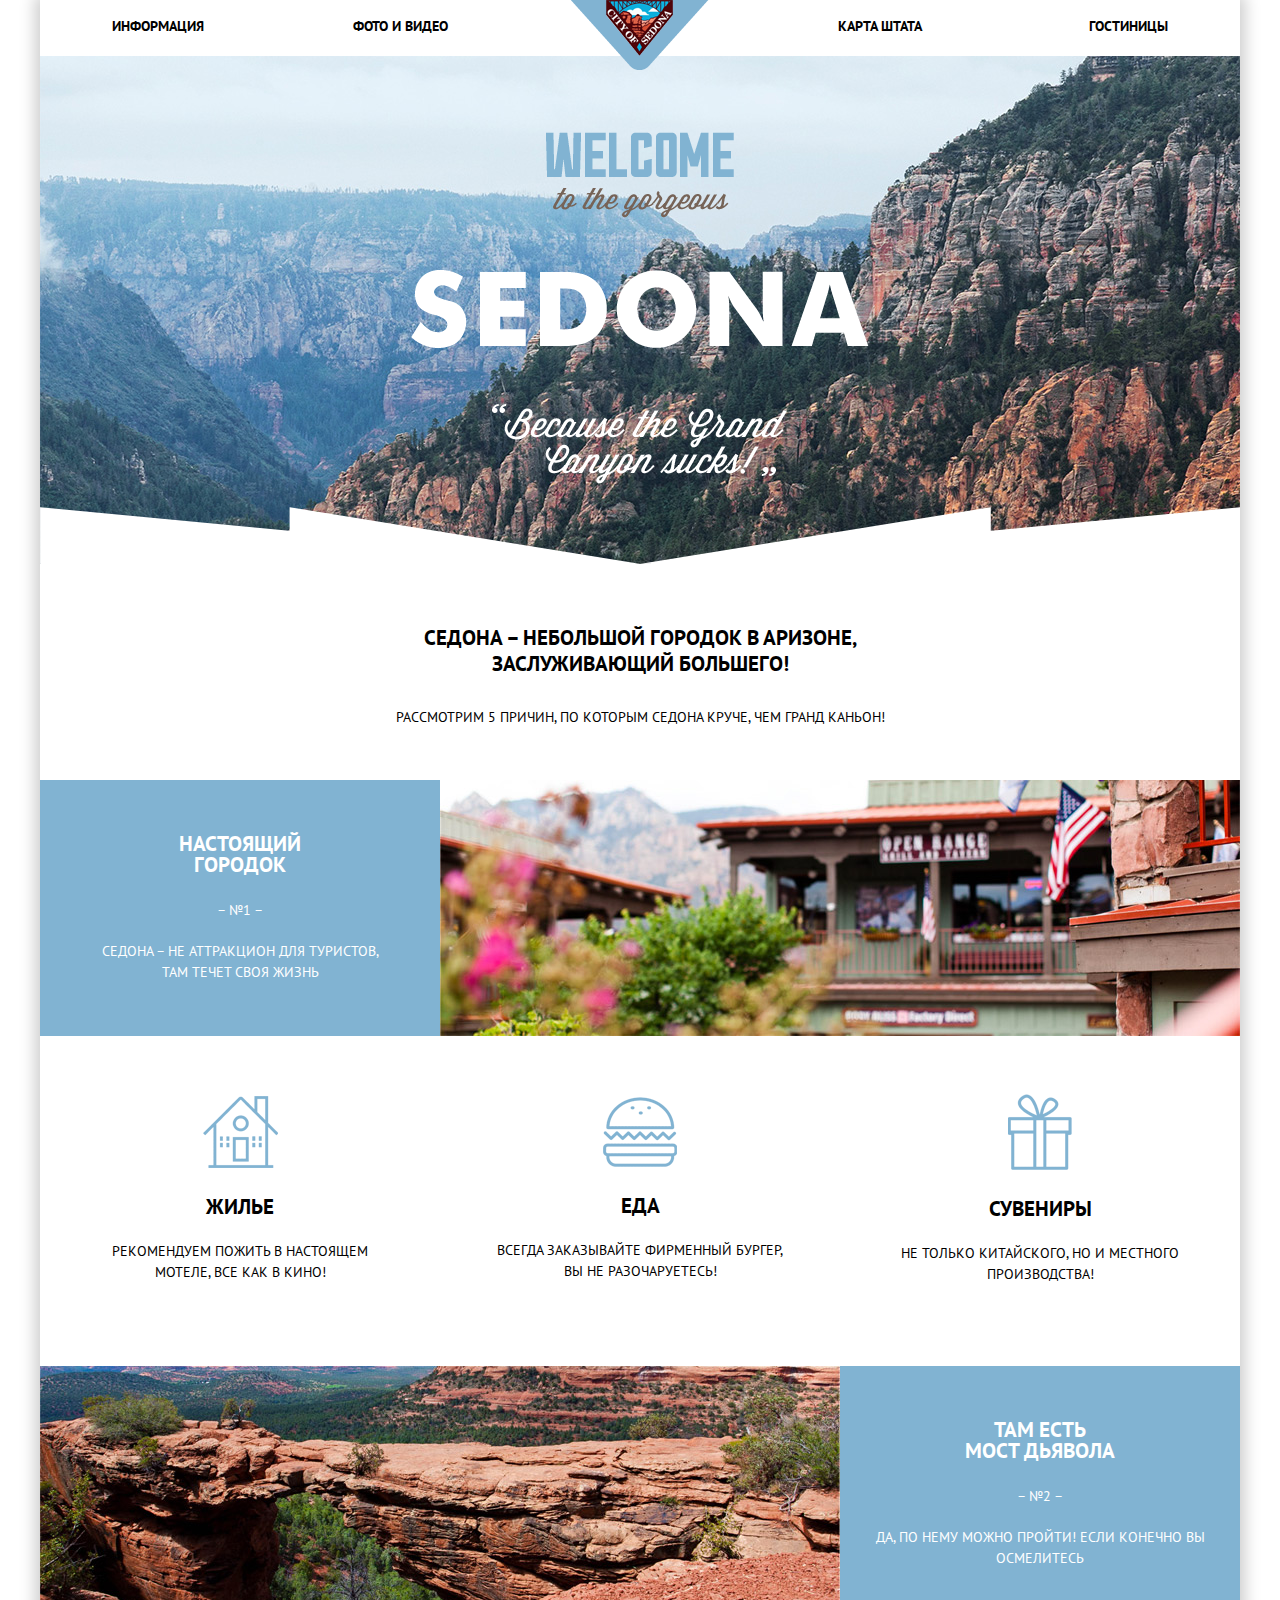
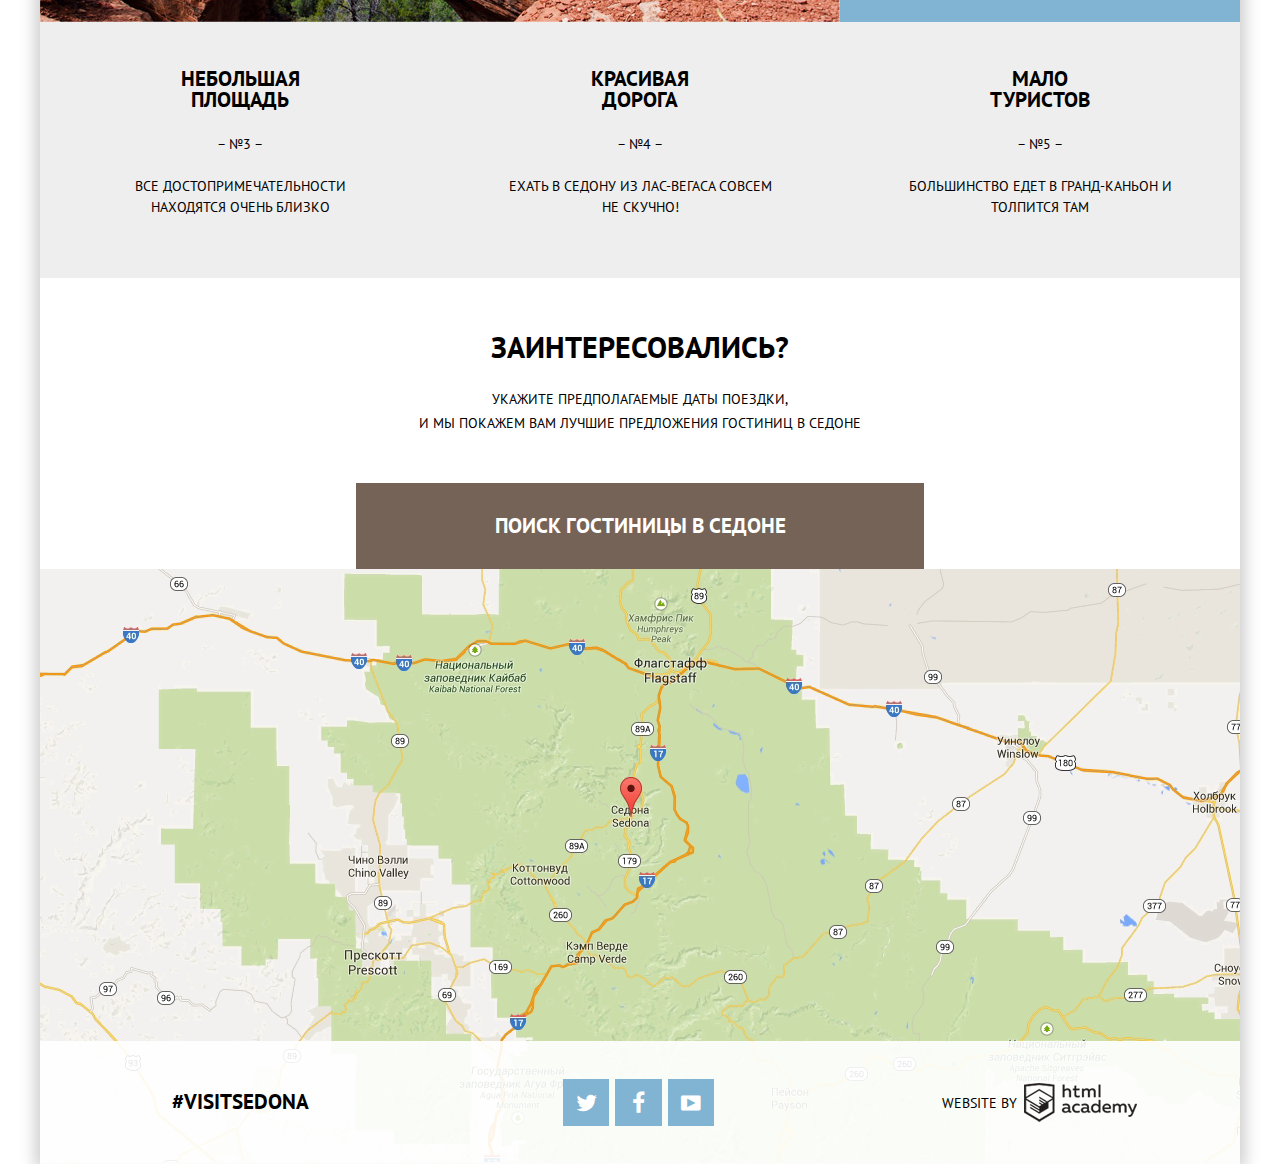
<file: index.html>
<!DOCTYPE html>
<html lang="ru">

<head>
  <meta charset="utf-8">
  <title>HTML Academy: Седона - Главная</title>
  <link rel="stylesheet" href="css/normalize_min.css">
  <link rel="stylesheet" href="css/style_min.css">
  <link rel="stylesheet" type="text/css" href="https://fonts.googleapis.com/css?family=PT+Sans:400,700&subset=latin,cyrillic">
</head>

<body>
  <div class="container">
    <header class="header">
      <nav class="navigation-item">
        <ul class="navigation-list">
          <li><a href="#">Информация</a></li>
          <li><a href="#">Фото и видео</a></li>
          <li><a href="#">Карта штата</a></li>
          <li><a href="catalog.html">Гостиницы</a></li>
        </ul>
      </nav>
      <div class="header-logo">
        <a href="index.html"><img src="img/header_logo.png" width="138" height="70" alt="Лого" /></a>
      </div>
    </header>
    <section class="welcome-block">
      <img class="welcome-title" src="img/welcome.png" alt="Welcome to gorgeous sedona" width="458" height="352" />
      <img class="welcome-block-bottom" src="img/shape.png" width="1200" height="57" alt="" />
    </section>
    <section class="description-main">
      <div class="description-text">
        <h1>
            Седона &ndash; небольшой городок в аризоне,<br>
            заслуживающий большего!
          </h1>
        <p>
          Рассмотрим 5 причин, по которым седона круче, чем гранд каньон!
        </p>
      </div>
    </section>
    <section class="description">
      <div class="description-item description-colored">
        <h2>
            Настоящий<br>
            городок
          </h2>
        <span>&ndash; №1 &ndash;</span>
        <p>Седона &ndash; не аттракцион для туристов,<br>
           там течет своя жизнь</p>
      </div>
      <div class="description-picture">
        <img src="img/descrirtion-item1_realtown.jpg" alt="Вид Седоны 1" width="800" height="256" />
      </div>
    </section>
    <section class="advantages-block">
      <div class="advantages-item">
        <div class="advantages-pic">
        </div>
        <h2>Жилье</h2>
        <p>Рекомендуем пожить в настоящем<br>
           мотеле, все как в кино!</p>
      </div>
      <div class="advantages-item">
        <div class="advantages-pic">
        </div>
        <h2>Еда</h2>
        <p>Всегда заказывайте фирменный бургер,<br>
           вы не разочаруетесь!</p>
      </div>
      <div class="advantages-item">
        <div class="advantages-pic">
        </div>
        <h2>Сувениры</h2>
        <p>Не только китайского, но и местного<br>
           производства!</p>
      </div>
    </section>
    <section class="description">
      <div class="description-picture">
        <img src="img/descrirtion-item2_dewils_bridge.jpg" alt="Вид Седоны 2" width="800" height="256" />
      </div>
      <div class="description-item description-colored">
        <h2>
            Там есть<br>
            мост дьявола
          </h2>
        <span>&ndash; №2 &ndash;</span>
        <p>Да, по нему можно пройти! Если конечно вы осмелитесь</p>
      </div>
    </section>
    <section class="description">
      <div class="description-item description-num">
        <h2>Небольшая<br>
          площадь</h2>
        <span>&ndash; №3 &ndash;</span>
        <p>Все достопримечательности<br>
          находятся очень близко</p>
      </div>
      <div class="description-item description-num">
        <h2>Красивая<br>
          дорога</h2>
        <span>&ndash; №4 &ndash;</span>
        <p>Ехать в Седону из Лас-Вегаса совсем<br>
          не скучно!</p>
      </div>
      <div class="description-item description-num">
        <h2>Мало<br>
          туристов</h2>
        <span>&ndash; №5 &ndash;</span>
        <p>Большинство едет в гранд-каньон и<br>
          толпится там</p>
      </div>
    </section>
    <section class="interest-block">
      <div class="interest-item">
        <h3>Заинтересовались?</h3>
        <p>Укажите предполагаемые даты поездки,
          <br> и мы покажем вам лучшие предложения гостиниц в седоне
        </p>
        <a class="search-btn" href="form.html">Поиск гостиницы в седоне</a>
      </div>
    </section>
    <section class="map">
      <form class="search-form search-form-invisible" action="#" method="post">
        <label class="entry" for="date-of-entry">
          Дата заезда:
          <a class="date-of-entry-cal" href="#"><span class="icon-calendar"></span></a>
        </label>
        <input type="text" name="date-of-entry" value="24 апреля 2016" id="date-of-entry">
        <label class="departure" for="date-of-departure">
          Дата выезда:
          <a class="date-of-departure-cal" href="#"><span class="icon-calendar"></span></a>
        </label>
        <input type="text" name="date-of-departure" value="4 июля 2016" id="date-of-departure">
        <div class="amount">
          <label for="amount-of-adults">Взрослые:</label>
            <button type="button" name="minus-adult"><span class="icon-minus"></span></button><!--
            --><input type="text" name="amount-of-adults" value="2" id="amount-of-adults"><!--
            --><button type="button" name="plus-adult"><span class="icon-plus"></span></button>
          <label for="amount-of-children">Дети:</label>
            <button type="button" name="minus-children"><span class="icon-minus"></span></button><!--
            --><input type="text" name="amount-of-children" value="0" id="amount-of-children"><!--
            --><button type="button" name="plus-children"><span class="icon-plus"></span></button>
        </div>
        <button type="submit">Найти</button>
      </form>
      <iframe src="https://www.google.com/maps/embed?pb=!1m18!1m12!1m3!1d564474.505247366!2d-112.00279115033129!3d34.87271362170046!2m3!1f0!2f0!3f0!3m2!1i1024!2i768!4f13.1!3m3!1m2!1s0x872da132f942b00d%3A0x5548c523fa6c8efd!2z0KHQtdC00L7QvdCwLCDQkNGA0LjQt9C-0L3QsCA4NjMzNiwg0KHQqNCQ!5e0!3m2!1sru!2sru!4v1462035967330"
          allowfullscreen></iframe>
    </section>
    <footer class="footer footer-index">
      <div class="tag-item">
        <a href="#">#visitsedona</a>
      </div>
      <div class="social">
        <a href="#" class="social-btn tw"><span class="icon-twitter"></span></a>
        <a href="#" class="social-btn fb"><span class="icon-facebook"></span></a>
        <a href="#" class="social-btn yt"><span class="icon-youtube"></span></a>
      </div>
      <div class="developer-item">
        <a href="https://htmlacademy.ru/">
          <span>Website by</span>
          <div class="developer-logo">
          </div>
        </a>
      </div>
    </footer>
  </div>
  <script src="js/search-form_min.js"></script>
</body>
</html>
</file>
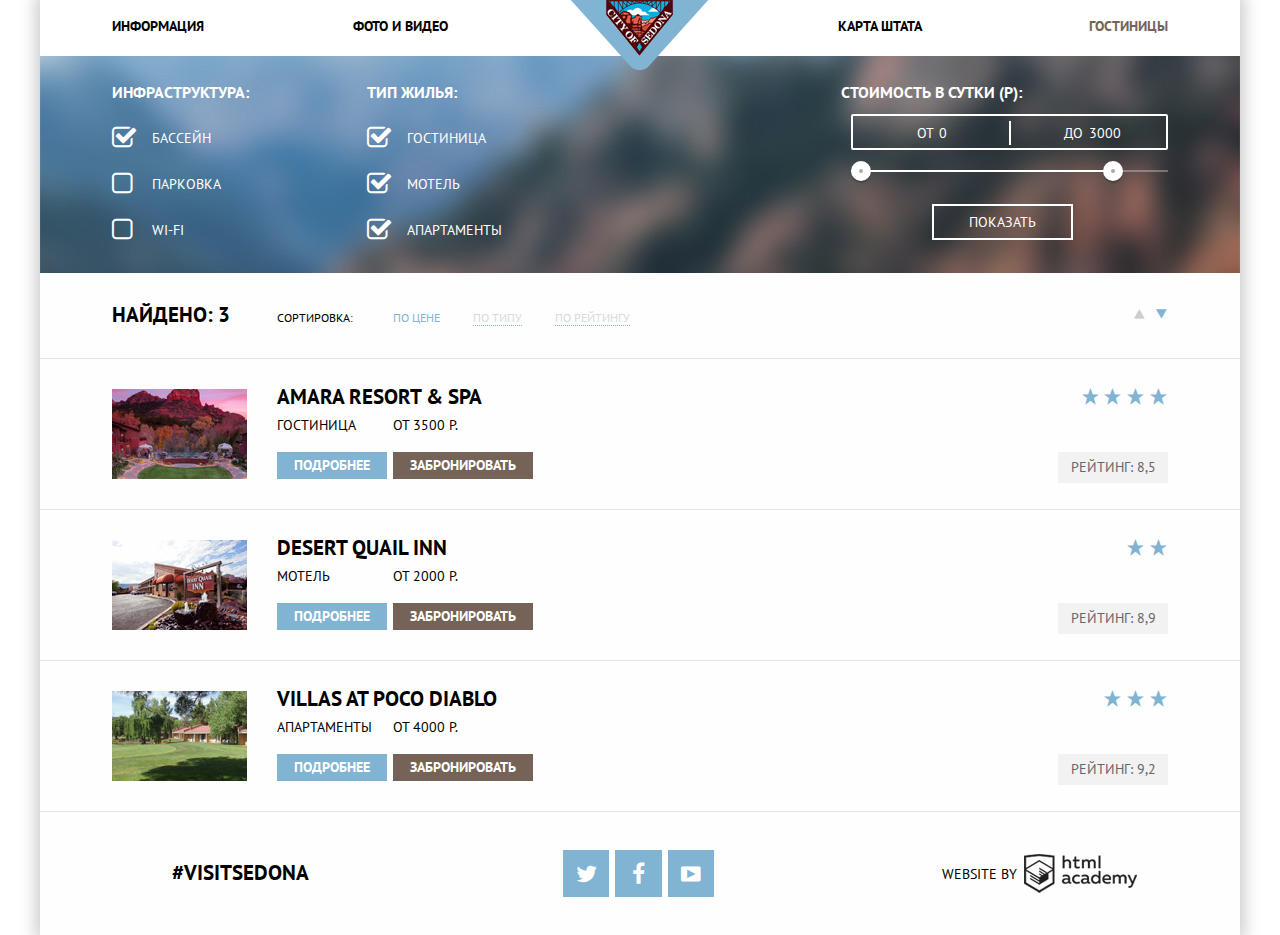
<file: catalog.html>
<!DOCTYPE html>
<html>
  <head>
    <meta charset="utf-8">
    <title>HTML Academy: Седона - Каталог</title>
    <link rel="stylesheet" href="css/normalize_min.css">
    <link rel="stylesheet" href="css/style_min.css">
    <link rel="stylesheet" type="text/css" href="https://fonts.googleapis.com/css?family=PT+Sans:400,700&subset=latin,cyrillic">
  </head>
  <body>
    <div class="container">
      <header class="header">
        <nav class="navigation-item">
          <ul class="navigation-list">
            <li><a href="#">Информация</a></li>
            <li><a href="#">Фото и видео</a></li>
            <li><a href="#">Карта штата</a></li>
            <li><a class="active">Гостиницы</a></li>
          </ul>
        </nav>
        <div class="header-logo">
          <a href="index.html"><img src="img/header_logo.png" width="138" height="70" alt="Лого"/></a>
        </div>
      </header>
      <section class="selection-block">
        <form class="selection-form" action="#" method="post">
          <div class="infrasrtrucure-item">
            <h2>Инфраструктура:</h2>
            <input type="checkbox" name="pool" value="Бассейн" id="checkbox01" checked>
            <label for="checkbox01">Бассейн</label>
            <input type="checkbox" name="parking" value="Парковка" id="checkbox02">
            <label for="checkbox02">Парковка</label>
            <input type="checkbox" name="wifi" value="Парковка" id="checkbox03">
            <label for="checkbox03">Wi-Fi</label>
          </div>
          <div class="housetype-item">
            <h2>Тип жилья:</h2>
            <input type="checkbox" name="hotel" value="Гостиница" id="checkbox04" checked>
            <label for="checkbox04">Гостиница</label>
            <input type="checkbox" name="motel" value="Мотель" id="checkbox05" checked>
            <label for="checkbox05">Мотель</label>
            <input type="checkbox" name="apartments" value="Апартаменты" id="checkbox06" checked>
            <label for="checkbox06">Апартаменты</label>
          </div>
          <div class="cost-filter">
            <div class="cost-filter-title">
              Стоимость в сутки (р):
            </div>
            <div class="cost-control">
              <label class="cost-from">От <input type="text" name="from" value="0" id="from-value"></label><!--
              --><label class="cost-to">До <input type="text" name="to" value="3000" id="to-value"></label>
            </div>
            <div class="cost-range">
              <div class="scale">
                <div class="bar"></div>
              </div>
              <div class="range-toggle range-toggle-min"></div>
              <div class="range-toggle range-toggle-max"></div>
            </div>
            <button type="button" name="show">Показать</button>
          </div>
        </form>
      </section>
      <section class="sorting-block">
        <div class="sorting-sum">
          <span>Найдено: 3</span>
        </div>
        <div class="sorting-range">
          <span>Сортировка:</span>
          <ul class="sorting-range-list">
            <li><a class="active">По цене</a></li>
            <li><a href="#">По типу</a></li>
            <li><a href="#">По рейтингу</a></li>
          </ul>
        </div>
        <div class="sorting-ab">
          <ul class="sorting-ab-list">
            <li><a href="#"><span class="icon-up-dir"></span></a></li><!--
            --><li><a><span class="icon-down-dir active"></span></a></li>
          </ul>
        </div>
      </section>
      <section class="results-block">
        <article class="result-item">
          <div class="result-image">
            <img src="img/amara-resort_preview.jpg" width="135" height="90" alt="" />
          </div>
          <div class="result-description">
            <h1 class="result-description-header"><a href="#">Amara resort &amp; spa</a></h1>
            <div class="details-item">
              <span>Гостиница</span><br>
              <a href="#">Подробнее</a>
            </div>
            <div class="reserve-item">
              <span>От 3500 р.</span><br>
              <a href="#">Забронировать</a>
            </div>
          </div>
          <div class="rating-item">
            <div class="rating-stars">
              <span class="icon-star"></span><span class="icon-star"></span><span class="icon-star"></span><span class="icon-star"></span>
            </div>
            <div class="rating-sum">
              <span>Рейтинг: 8,5</span>
            </div>
          </div>
        </article>
        <article class="result-item">
          <div class="result-image">
            <img src="img/desert-quall-inn_preview.jpg" width="135" height="90" alt="" />
          </div>
          <div class="result-description">
            <h1 class="result-description-header"><a href="#">Desert quail inn</a></h1>
            <div class="details-item">
              <span>Мотель</span><br>
              <a href="#">Подробнее</a>
            </div>
            <div class="reserve-item">
              <span>От 2000 р.</span><br>
              <a href="#">Забронировать</a>
            </div>
          </div>
          <div class="rating-item">
            <div class="rating-stars">
              <span class="icon-star"></span><span class="icon-star"></span>
            </div>
            <div class="rating-sum">
              <span>Рейтинг: 8,9</span>
            </div>
          </div>
        </article>
        <article class="result-item">
          <div class="result-image">
            <img src="img/villas-at-poco-diablo_preview.jpg"  width="135" height="90" alt="" />
          </div>
          <div class="result-description">
            <h1 class="result-description-header"><a href="#">Villas at Poco Diablo</a></h1>
            <div class="details-item">
              <span>Апартаменты</span><br>
              <a href="#">Подробнее</a>
            </div>
            <div class="reserve-item">
              <span>От 4000 р.</span><br>
              <a href="#">Забронировать</a>
            </div>
          </div>
          <div class="rating-item">
            <div class="rating-stars">
              <span class="icon-star"></span><span class="icon-star"></span><span class="icon-star"></span>
            </div>
            <div class="rating-sum">
              <span>Рейтинг: 9,2</span>
            </div>
          </div>
        </article>
      </section>
      <footer>
        <div class="tag-item">
          <a href="#">#visitsedona</a>
        </div>
        <div class="social">
          <a href="#" class="social-btn tw"><span class="icon-twitter"></span></a>
          <a href="#" class="social-btn fb"><span class="icon-facebook"></span></a>
          <a href="#" class="social-btn yt"><span class="icon-youtube"></span></a>
        </div>
        <div class="developer-item">
          <a href="https://htmlacademy.ru/">
            <span>Website by</span>
            <div class="developer-logo">
            </div>
          </a>
        </div>
      </footer>
    </div>
  </body>
</html>
</file>
<file: css/style_min.css>
body{text-transform:uppercase;color:#000000;font-family:"PT Sans", "Arial", sans-serif;font-size:14px;font-weight:normal;line-height:21px}@font-face{font-weight:normal;font-style:normal;font-family:"symbols-sedona";src:url("../fonts/symbols-sedona.woff") format("woff"), url("../fonts/symbols-sedona.woff2") format("woff2")}[class^="icon-"]::before,[class*=" icon-"]::before{display:inline-block;width:1em;margin-right:0.2em;margin-left:0.2em;font-weight:normal;line-height:1em;font-family:"symbols-sedona";text-align:center;text-transform:none;text-decoration:inherit;font-style:normal;font-variant:normal;speak:none}.icon-facebook::before{content:"\66"}.icon-twitter::before{content:"\74"}.icon-up-dir::before{content:"\25b2"}.icon-down-dir::before{content:"\25bc"}.icon-star::before{content:"\2605"}.icon-check-off::before{content:"\2610"}.icon-check-on::before{content:"\2611"}.icon-calendar::before{content:"\e800"}.icon-plus::before{content:"\e801"}.icon-minus::before{content:"\e802"}.icon-youtube::before{content:"\f39e"}h1{color:#000000;font-family:"PT Sans", sans-serif;font-size:21px;font-weight:bold;line-height:26px}h2{color:#ffffff;font-family:"PT Sans", sans-serif;font-size:21px;font-weight:bold;line-height:21px}ul{padding:0}.container{position:relative;width:1200px;margin-right:auto;margin-left:auto;box-shadow:0px 0px 15px 5px rgba(0, 1, 1, 0.2)}section{display:-webkit-box;display:-webkit-flex;display:-ms-flexbox;display:flex;width:1200px}header{position:relative}header ul{display:-webkit-box;display:-webkit-flex;display:-ms-flexbox;display:flex;margin:0;padding-top:13px;padding-bottom:17px;line-height:26px}.navigation-list li{box-sizing:border-box;width:240px;list-style:none}.navigation-list li:nth-child(1){padding-left:72px}.navigation-list li:nth-child(2){margin-right:240px;text-align:center}.navigation-list li:nth-child(3){text-align:center}.navigation-list li:nth-child(4){padding-right:72px;text-align:right}.navigation-item a{text-decoration:none;color:#000000;font-size:14px;font-weight:bold}.navigation-item a:hover{color:#89b8d5}.navigation-item a:active{color:#b2b2b2}.navigation-item .active{color:#766357}.navigation-item .active:hover{color:#604e43}.navigation-item .active:active{color:#d6d0cc}.header-logo{position:absolute;top:0;left:50%;margin-left:-69px}.welcome-block{-webkit-box-orient:vertical;-webkit-box-direction:normal;-webkit-flex-direction:column;-ms-flex-direction:column;flex-direction:column;background:#99a3ae;background-image:url("../img/background_photo.jpg");background-repeat:no-repeat;background-position:center;-webkit-box-align:center;-webkit-align-items:center;-ms-flex-align:center;-ms-grid-row-align:center;align-items:center;-webkit-box-pack:justify;-webkit-justify-content:space-between;-ms-flex-pack:justify;justify-content:space-between}.welcome-title{margin-top:76px;margin-bottom:23px}.description-text{width:1200px;padding:50px 0;text-align:center}.description-text p{line-height:26px;margin-bottom:0px}.description-text h1{margin-top:11px;margin-bottom:27px}.description-block{text-align:center}.description .description-item{width:400px;min-height:256px;text-align:center;display:-webkit-box;display:-webkit-flex;display:-ms-flexbox;display:flex;-webkit-box-orient:vertical;-webkit-box-direction:normal;-webkit-flex-direction:column;-ms-flex-direction:column;flex-direction:column;-webkit-box-pack:center;-webkit-justify-content:center;-ms-flex-pack:center;justify-content:center}.description .description-colored{-webkit-box-pack:center;-webkit-justify-content:center;-ms-flex-pack:center;justify-content:center;color:#ffffff;background-color:#81b3d2}.description-colored h2{margin-bottom:25px;margin-top:0}.description-colored p{margin-bottom:0;margin-top:20px}.description-picture{width:800px;height:256px}.advantages-item{display:-webkit-box;display:-webkit-flex;display:-ms-flexbox;display:flex;-webkit-box-orient:vertical;-webkit-box-direction:normal;-webkit-flex-direction:column;-ms-flex-direction:column;flex-direction:column;-webkit-box-pack:center;-webkit-justify-content:center;-ms-flex-pack:center;justify-content:center;-webkit-box-align:center;-webkit-align-items:center;-ms-flex-align:center;align-items:center;width:400px;padding-top:58px;padding-bottom:67px;text-align:center}.advantages-item:nth-child(1) .advantages-pic{width:75px;height:72px;background-image:url(../img/advantages_sprite.png);background-repeat:no-repeat;background-position:-5px -5px}.advantages-item:nth-child(2) .advantages-pic{width:74px;height:70px;background-image:url(../img/advantages_sprite.png);background-repeat:no-repeat;background-position:-90px -5px}.advantages-item:nth-child(3) .advantages-pic{width:64px;height:76px;background-image:url(../img/advantages_sprite.png);background-repeat:no-repeat;background-position:-174px -5px}.advantages-item h2{color:#000000;font-size:21px;font-weight:bolder;margin-top:28px;margin-bottom:10px}.description-num{background-color:#eeeeee}.description-num h2{color:#000000;margin-top:0px}.description-num span{margin:7px 0px}.interest-block{-webkit-box-pack:center;-webkit-justify-content:center;-ms-flex-pack:center;justify-content:center}.interest-item{width:1200px;text-align:center;padding:0 316px}.interest-item a{display:block;margin:0 auto;padding:30px 0;text-decoration:none;color:#ffffff;background-color:#766357;font-size:21px;font-weight:bold;line-height:26px}.interest-item h3{font-size:30px;font-weight:bold;margin-top:58px}.interest-item p{margin-bottom:48px;line-height:24px}.map{position:relative}.map iframe{background:#dfe7cd;background-image:url(../img/map.png);background-repeat:no-repeat;width:1200px;height:595px;border:0}.search-form{box-sizing:border-box;display:-webkit-box;display:-webkit-flex;display:-ms-flexbox;display:flex;-webkit-flex-wrap:wrap;-ms-flex-wrap:wrap;flex-wrap:wrap;-webkit-box-pack:justify;-webkit-justify-content:space-between;-ms-flex-pack:justify;justify-content:space-between;position:absolute;top:0;left:50%;margin-left:-284px;padding:55px;width:568px;height:395px;background:#ffffff;font-weight:bold;line-height:26px;box-shadow:0px 0px 15px 7px rgba(0, 1, 1, 0.15)}@keyframes form_opacity{0%{opacity:0;}100%{opacity:1;}}@keyframes shake{0%,100%{transform:translateX(0);}10%,30%,50%,70%,90%{transform:translateX(-10px);}20%,40%,60%,80%{transform:translateX(10px);}}.search-form-invisible{display:none}.search-form-visible{display:flex;animation:form_opacity 0.7s}.search-form-error{animation:shake 0.5s}.search-form input{border:medium none;background-color:rgb(242, 242, 242);height:35px;width:331px;text-transform:uppercase;cursor:pointer}.search-form input:hover{background-color:#ebebeb}.search-form input:focus{background-color:#ffffff;outline:2px solid #ebebeb}.search-form input[name="date-of-entry"],.search-form input[name="date-of-departure"]{padding-left:15px}.date-of-entry-cal,.date-of-departure-cal{position:absolute;font-size:21px;line-height:26px;color:#c2c2c2}.date-of-entry-cal{top:60px;right:60px}.date-of-departure-cal{top:127px;right:60px}.date-of-entry-cal span:hover,.date-of-departure-cal span:hover{color:#000000}.date-of-entry-cal span:active,.date-of-departure-cal span:active{color:#81b3d2}.search-form .entry,.search-form .departure{padding-top:5px;margin-bottom:10px}.search-form .amount{display:flex;justify-content:space-between;align-items:center;height:40px;width:458px;box-sizing:border-box}.amount button{height:37px;width:40px;border:none;background-color:#f2f2f2;color:#a9a9a9}.amount button[name="plus-adult"]{margin-right:52px}.amount button:hover{color:#000000}.amount button:active{color:#81b3d2}.amount input{width:37px;border:none;background-color:#f2f2f2;text-align:center}.amount input:hover{background-color:#ebebeb}.amount input:focus{background-color:#ffffff;outline:2px solid #ebebeb}.amount button[name="minus-adult"]{margin-left:40px}.amount button[name="minus-children"]{margin-left:26px}.search-form > button{width:100%;background-color:rgb(129, 179, 210);border:medium none;text-transform:uppercase;font-size:21px;color:rgb(255, 255, 255);line-height:16px;padding:21px 0px;-webkit-align-self:flex-end;-ms-flex-item-align:end;align-self:flex-end}.search-form > button:hover{background-color:#669ec0}.search-form > button:active{background-color:#5496bd;color:#88b6d1}.selection-block{box-sizing:border-box;min-height:215px;color:#ffffff;background:#5d7284;background-image:url(../img/filter_background.jpg);background-repeat:no-repeat;background-position:center}.selection-form{display:-webkit-box;display:-webkit-flex;display:-ms-flexbox;display:flex;padding:0 72px;padding-top:26px;padding-bottom:7px;width:1056px}.selection-form input[type="checkbox"]{display:none}.selection-form input[type="checkbox"] + label{display:block;padding-left:40px;position:relative;cursor:pointer}.selection-form input[type="checkbox"] + label::before{content:"\2610";position:absolute;top:0;left:0;width:10px;height:10px;font-family:"symbols-sedona";font-size:26px}.selection-form input[type="checkbox"]:disabled + label::before{color:#6a6a6a}.selection-form input[type="checkbox"]:checked + label::before{content:"\2611"}.selection-form input[type="checkbox"]:checked:disabled + label::before{color:#6a6a6a}.infrasrtrucure-item{width:256px}.infrasrtrucure-item h2,.housetype-item h2{font-size:16px;font-weight:bold;margin-top:0px;margin-bottom:25px}.infrasrtrucure-item label,.housetype-item label{line-height:21px;font-size:14px;font-weight:normal;margin-bottom:25px}.housetype-item{width:274px}.cost-filter{position:relative;box-sizing:border-box;width:528px;padding-left:200px}.cost-filter-title{margin-bottom:11px;font-size:16px;font-weight:bold}.cost-control{position:relative;margin-bottom:20px;margin-left:10px;border:2px solid #ffffff;border-radius:2px;height:32px}.cost-control::after{position:absolute;top:5px;left:50%;height:22px;content:"";border:1px solid #ffffff}.cost-control label{display:inline-block;vertical-align:middle;height:34px;width:90px;cursor:pointer}.cost-control .cost-from{padding-left:64px}.cost-control .cost-to{padding-left:57px}.cost-control input{width:50px;color:inherit;font:inherit;border:none;background:none;line-height:32px}.cost-range{position:relative}.cost-range .scale{height:2px;margin-left:10px;background:rgba(255, 255, 255, 0.3)}.cost-range .bar{width:80%;height:2px;background:#ffffff}.range-toggle{position:absolute;top:-9px;left:10px;width:4px;height:4px;cursor:pointer;border:8px solid #ffffff;border-radius:50%;background:#ababab;box-shadow:0 2px 1px 0 rgba(0, 1, 1, 0.2)}.range-toggle:hover{background:#1c4f80}.range-toggle-max{left:80%}.selection-form button{position:absolute;right:95px;bottom:26px;padding:6px 35px;text-transform:uppercase;color:#ffffff;border:2px solid #ffffff;background:none;font-size:14px;line-height:20px}.selection-form button:hover{background:#ffffff;color:#000000}.sorting-block{-webkit-box-align:baseline;-webkit-align-items:baseline;-ms-flex-align:baseline;-ms-grid-row-align:baseline;align-items:baseline;background:#fefefe;border-bottom:1px solid #e5e5e5;padding:29px 72px 30px 72px;box-sizing:border-box}.sorting-range{display:-webkit-box;display:-webkit-flex;display:-ms-flexbox;display:flex}.sorting-block ul{display:-webkit-box;display:-webkit-flex;display:-ms-flexbox;display:flex;list-style:none;margin:0}.sorting-range a{text-decoration:none;color:#dadada;border-bottom:1px dotted #81b3d2}.sorting-range a:hover{text-decoration:none;color:#81b3d2;border-bottom:1px dotted #81b3d2}.sorting-range a:active{text-decoration:none;color:#000000;border:none}.sorting-range .active{text-decoration:none;color:#81b3d2;border:none}.sorting-range .active:hover{text-decoration:none;color:#81b3d2;border:none}.sorting-sum{width:165px;text-align:left;font-size:21px;font-weight:bold;line-height:26px}.sorting-range{width:781px;font-size:12px}.sorting-range ul{padding-left:40px}.sorting-range-list li{padding-right:33px}.sorting-ab{width:110px}.sorting-ab ul{-webkit-box-pack:end;-webkit-justify-content:flex-end;-ms-flex-pack:end;justify-content:flex-end;padding-right:8px}.sorting-ab-list li{display:block;padding-left:12px;height:19px;width:10px}.sorting-ab span{color:#cccccc;font-size:23px;line-height:20px}.sorting-ab .active{color:#81b3d2}.sorting-ab .active:hover{color:#81b3d2}.sorting-ab span:hover{color:#000000}.sorting-ab span:active{color:#81b3d2}.icon-up-dir::before,.icon-down-dir::before{margin:0;text-decoration:none}.results-block{background:#fefefe;-webkit-box-orient:vertical;-webkit-box-direction:normal;-webkit-flex-direction:column;-ms-flex-direction:column;flex-direction:column}.result-item{display:-webkit-box;display:-webkit-flex;display:-ms-flexbox;display:flex;padding:25px 72px;border-bottom:1px solid #e5e5e5;-webkit-box-align:center;-webkit-align-items:center;-ms-flex-align:center;align-items:center}.result-image{width:165px;height:90px}.result-description{display:-webkit-box;display:-webkit-flex;display:-ms-flexbox;display:flex;width:781px;min-height:100px;-webkit-flex-wrap:wrap;-ms-flex-wrap:wrap;flex-wrap:wrap;-webkit-align-content:flex-start;-ms-flex-line-pack:start;align-content:flex-start}.result-description-header{min-width:750px;margin-top:0px;margin-bottom:5px}.result-description-header a{font-size:21px;font-weight:bold}.result-description-header a:hover{color:#81b3d2}.result-description-header a:active{color:#b2b2b2}.result-description a{text-decoration:none;color:#000000}.details-item a{display:block;margin-top:16px;padding:3px 17px;color:#ffffff;background-color:#81b3d2;font-size:14px;font-weight:bold}.details-item a:hover{background-color:#669ec0}.details-item a:active{background-color:#5496bd;color:#88b6d1}.reserve-item a{display:block;margin-top:16px;padding:3px 17px;color:#ffffff;background-color:#766357;font-size:14px;font-weight:bold}.reserve-item a:hover{background-color:#604e43}.reserve-item a:active{background-color:#503e33;color:#857871}.details-item{margin-right:6px}.rating-item{display:-webkit-box;display:-webkit-flex;display:-ms-flexbox;display:flex;-webkit-box-orient:vertical;-webkit-box-direction:normal;-webkit-flex-direction:column;-ms-flex-direction:column;flex-direction:column;height:97px;width:110px;text-align:right;-webkit-box-pack:justify;-webkit-justify-content:space-between;-ms-flex-pack:justify;justify-content:space-between}.rating-item .rating-stars{color:#81b3d2;font-size:19px;line-height:21px}.rating-stars .icon-star::before{margin-right:0}.rating-item .rating-sum{padding-top:5px;padding-bottom:5px;color:#666666;background-color:#f2f2f2;text-align:center}footer{display:-webkit-box;display:-webkit-flex;display:-ms-flexbox;display:flex;width:1200px;padding:37px 0;background:#fefefe;-webkit-box-pack:justify;-webkit-justify-content:space-between;-ms-flex-pack:justify;justify-content:space-between;-webkit-box-align:center;-webkit-align-items:center;-ms-flex-align:center;align-items:center}.footer-index{position:absolute;z-index:2;bottom:0;background:rgba(255, 255, 255, 0.9)}.tag-item a{font-size:21px;font-weight:bold;text-decoration:none;color:#000000;padding-left:132px}.social{padding-left:20px;display:flex}.social a{content:"";background:#81b3d2;text-decoration:none;font-size:23px;line-height:20px;color:#ffffff;padding:12px 7px;margin-left:6px}.social a:hover{background:#669ec0}.social a:active{background:#5496bd;color:#88b6d1}.developer-item{padding-right:98px}.developer-item a{display:-webkit-box;display:-webkit-flex;display:-ms-flexbox;display:flex;-webkit-box-align:center;-webkit-align-items:center;-ms-flex-align:center;align-items:center;text-decoration:none;color:#000000;font-size:14px;line-height:26px}.developer-item .developer-logo{width:123px;height:49px;background-image:url(../img/atml_academy_logo_spritesheet.png);background-repeat:no-repeat;margin-left:2px}.developer-item:hover .developer-logo{background-position:-123px 0px}.developer-item:active .developer-logo{background-position:-246px 0px}
</file>
